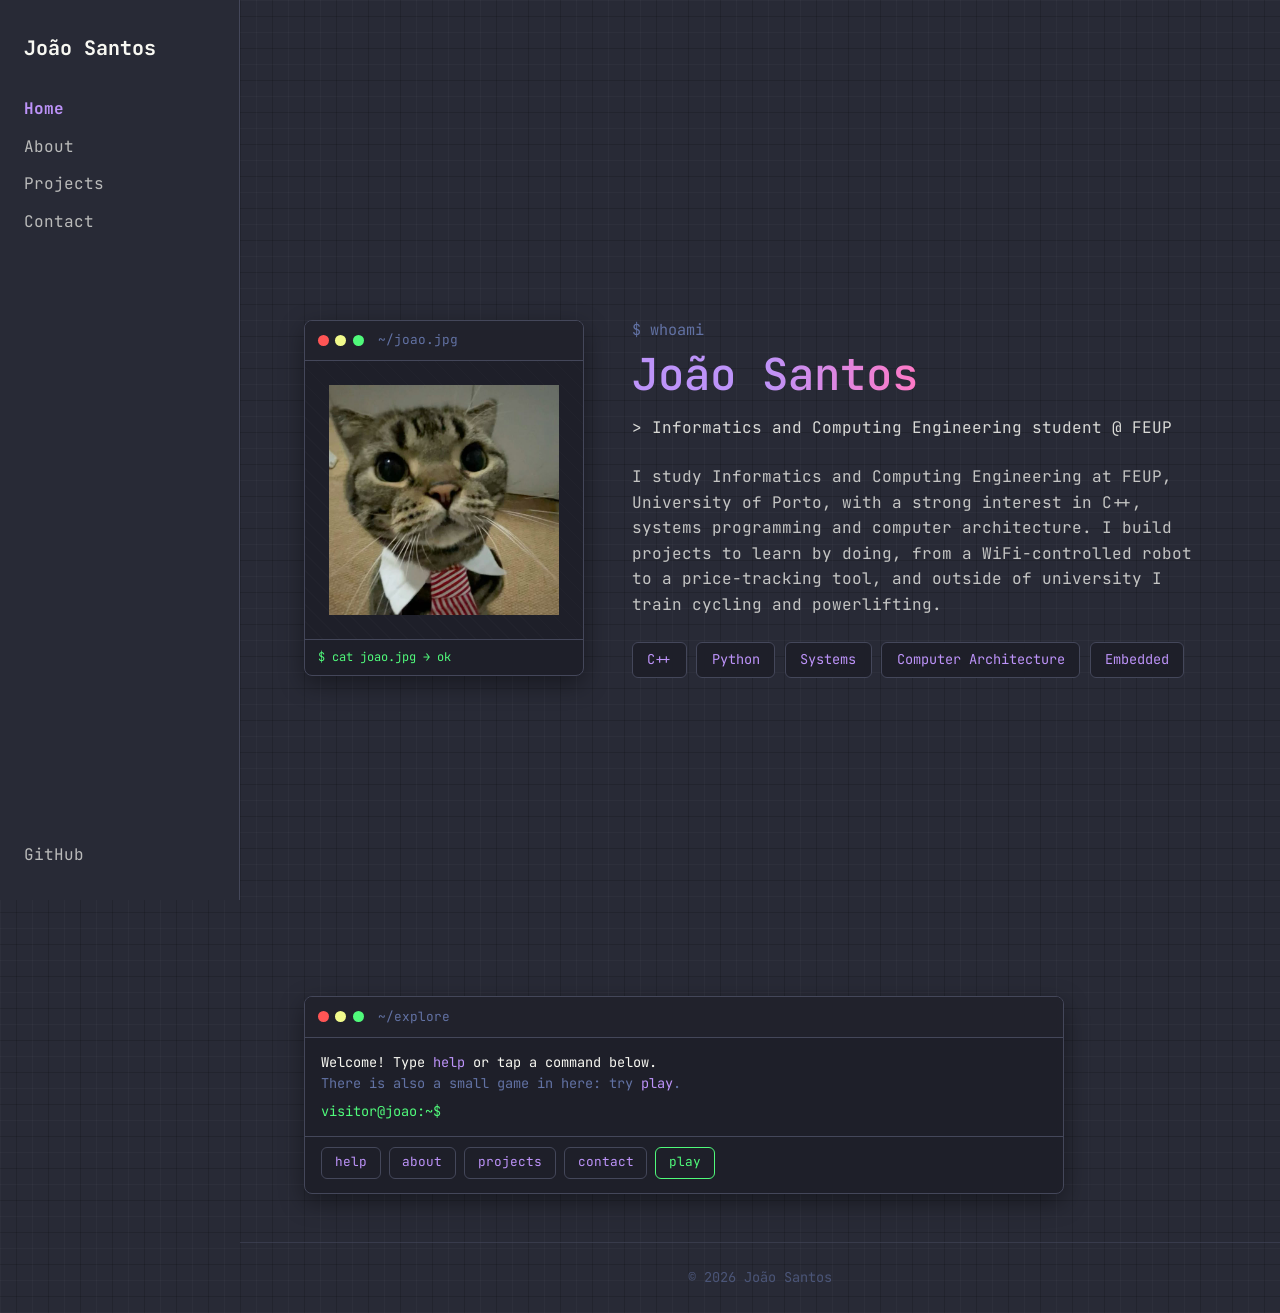
<file: index.html>
<!DOCTYPE html>
<html lang="en">
<head>
  <meta charset="UTF-8">
  <meta name="viewport" content="width=device-width, initial-scale=1.0">
  <title>João Santos — Home</title>
  <meta name="description" content="Portfolio of João Santos, Informatics and Computing Engineering student at FEUP (University of Porto), focused on C++, systems and embedded projects.">
  <link rel="icon" type="image/svg+xml" href="assets/favicon.svg">
  <link rel="icon" type="image/x-icon" href="assets/favicon.ico">
  <link rel="apple-touch-icon" href="assets/favicon-180.png">
  <link rel="stylesheet" href="css/style.css">
  <link rel="stylesheet" href="css/layout.css">
  <link rel="stylesheet" href="css/terminal.css">
</head>
<body>

  <!-- The sidebar is built by js/sidebar.js and injected here -->
  <div id="sidebar"></div>

  <main class="page">

    <section class="hero">

      <div class="hero__photo-window">
        <div class="hero__window-bar">
          <span class="hero__dot hero__dot--red"></span>
          <span class="hero__dot hero__dot--yellow"></span>
          <span class="hero__dot hero__dot--green"></span>
          <span class="hero__window-title">~/joao.jpg</span>
        </div>

        <div class="hero__photo-placeholder">
          <img src="assets/profile.jpeg" alt="Portrait of João Santos" class="hero__photo">
        </div>

        <div class="hero__window-footer">$ cat joao.jpg &rarr; ok</div>
      </div>

      <div class="hero__content">
        <p class="hero__prompt">$ whoami</p>

        <h1 class="hero__title">
          João <span class="hero__title-accent">Santos</span>
        </h1>

        <p class="hero__subtitle">
          &gt; Informatics and Computing Engineering student @ FEUP
        </p>

        <p class="hero__intro">
          I study Informatics and Computing Engineering at FEUP, University of
          Porto, with a strong interest in C++, systems programming and
          computer architecture. I build projects to learn by doing, from a
          WiFi-controlled robot to a price-tracking tool, and outside of
          university I train cycling and powerlifting.
        </p>

        <ul class="hero__tags">
          <li>C++</li>
          <li>Python</li>
          <li>Systems</li>
          <li>Computer Architecture</li>
          <li>Embedded</li>
        </ul>
      </div>

    </section>

    <!-- Interactive terminal (hidden until js/terminal.js runs) -->
    <section class="terminal" id="terminal" aria-labelledby="terminal-title" hidden>
      <h2 class="visually-hidden" id="terminal-title">Interactive terminal</h2>

      <div class="terminal__window">
        <div class="hero__window-bar">
          <span class="hero__dot hero__dot--red"></span>
          <span class="hero__dot hero__dot--yellow"></span>
          <span class="hero__dot hero__dot--green"></span>
          <span class="hero__window-title">~/explore</span>
        </div>

        <div class="terminal__body">
          <div class="terminal__output" id="terminal-output" role="log" aria-live="polite"></div>

          <div class="terminal__game" id="terminal-game" hidden>
            <canvas
              id="bike-canvas"
              class="terminal__canvas"
              width="600"
              height="150"
              role="img"
              aria-label="Bicycle game. Press space to jump and the down arrow to duck."
            ></canvas>
            <div class="terminal__game-footer">
              <span>Space / tap: jump &middot; &darr; / hold bottom: duck &middot; Esc: exit</span>
              <button type="button" class="terminal__game-exit" id="terminal-game-exit">Exit game</button>
            </div>
          </div>

          <form class="terminal__form" id="terminal-form" autocomplete="off">
            <label class="terminal__prompt" for="terminal-input">visitor@joao:~$</label>
            <input
              class="terminal__input"
              id="terminal-input"
              type="text"
              autocomplete="off"
              autocapitalize="off"
              autocorrect="off"
              spellcheck="false"
              aria-label="Type a command"
            >
          </form>
        </div>

        <div class="terminal__chips">
          <button type="button" class="terminal__chip" data-command="help">help</button>
          <button type="button" class="terminal__chip" data-command="about">about</button>
          <button type="button" class="terminal__chip" data-command="projects">projects</button>
          <button type="button" class="terminal__chip" data-command="contact">contact</button>
          <button type="button" class="terminal__chip terminal__chip--play" data-command="play">play</button>
        </div>
      </div>
    </section>

  </main>

  <!-- The footer is built by js/footer.js and injected here -->
  <div id="footer"></div>

  <script src="js/sidebar.js"></script>
  <script src="js/footer.js"></script>
  <script src="js/bike-game.js"></script>
  <script src="js/terminal.js"></script>
</body>
</html>
</file>
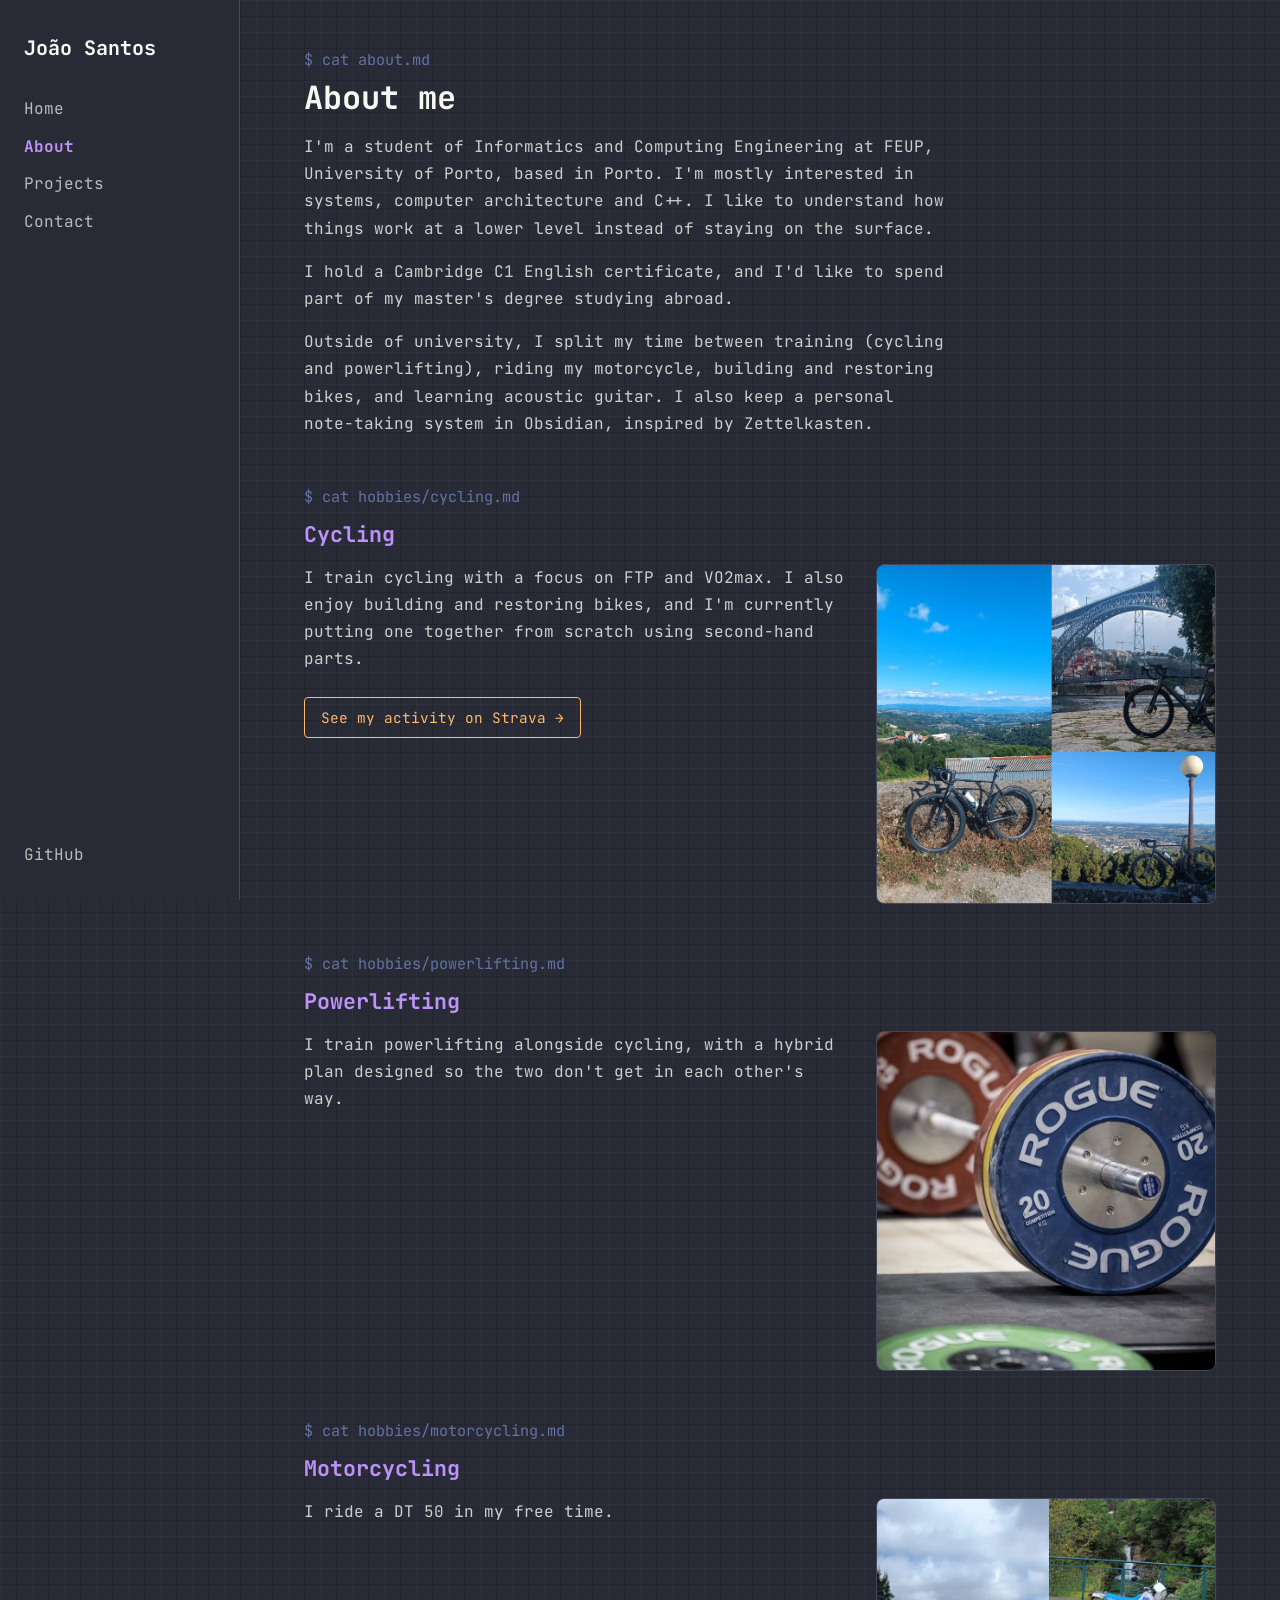
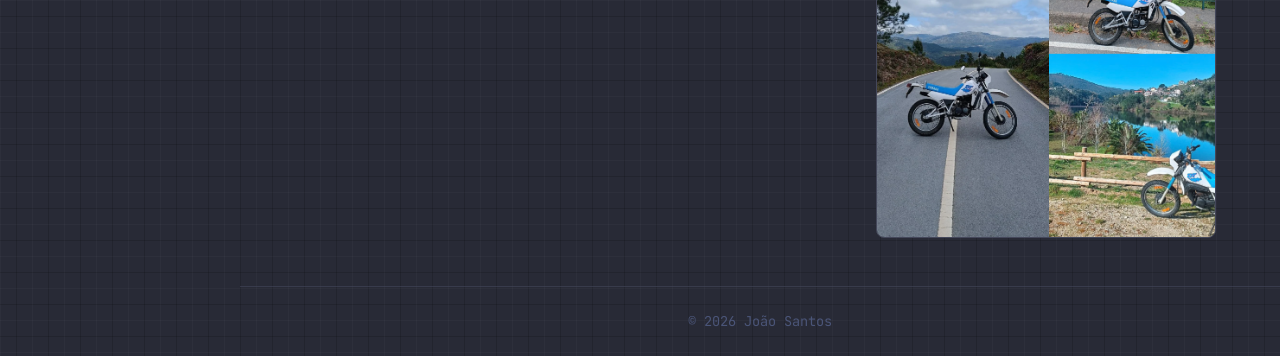
<file: about.html>
<!DOCTYPE html>
<html lang="en">
<head>
  <meta charset="UTF-8">
  <meta name="viewport" content="width=device-width, initial-scale=1.0">
  <title>João Santos — About</title>
  <meta name="description" content="About João Santos: education, interests and hobbies.">
  <link rel="icon" type="image/svg+xml" href="assets/favicon.svg">
  <link rel="icon" type="image/x-icon" href="assets/favicon.ico">
  <link rel="apple-touch-icon" href="assets/favicon-180.png">
  <link rel="stylesheet" href="css/style.css">
  <link rel="stylesheet" href="css/layout.css">
</head>
<body>

  <div id="sidebar"></div>

  <main class="page">

    <section class="about">
      <p class="cmd-prompt">$ cat about.md</p>
      <h1 class="about__title">About me</h1>
      <p class="about__text">
        I'm a student of Informatics and Computing Engineering at FEUP,
        University of Porto, based in Porto. I'm mostly interested in
        systems, computer architecture and C++. I like to understand how
        things work at a lower level instead of staying on the surface.
      </p>
      <p class="about__text">
        I hold a Cambridge C1 English certificate, and I'd like to spend part
        of my master's degree studying abroad.
      </p>
      <p class="about__text">
        Outside of university, I split my time between training (cycling and
        powerlifting), riding my motorcycle, building and restoring bikes, and
        learning acoustic guitar. I also keep a personal note-taking system in Obsidian,
        inspired by Zettelkasten.
      </p>
    </section>

    <section class="about__hobby">
      <p class="cmd-prompt">$ cat hobbies/cycling.md</p>
      <h2 class="about__subtitle">Cycling</h2>
      <div class="about__hobby-body">
        <div class="about__hobby-text">
          <p class="about__text">
            I train cycling with a focus on FTP and VO2max. I also enjoy
            building and restoring bikes, and I'm currently putting one
            together from scratch using second-hand parts.
          </p>

          <!--
            NOTE: Strava's official embeddable widget (iframe) has been broken
            since Jan 2026 and Strava hasn't fixed it, so this is a plain link
            instead of embedded data.
            For live data (e.g. monthly km, FTP chart), the proper way is the
            Strava API with OAuth — something for another time.
          -->
          <a
            href="https://www.strava.com/athletes/45406479"
            target="_blank"
            rel="noopener"
            class="about__strava-link"
          >
            See my activity on Strava →
          </a>
        </div>
        <figure class="media media--square" data-path="assets/hobbies/cycling.jpg">
          <img src="assets/hobbies/bike.png" alt="Me cycling" loading="lazy"
               onerror="this.parentElement.classList.add('media--empty'); this.remove();">
        </figure>
      </div>
    </section>

    <section class="about__hobby">
      <p class="cmd-prompt">$ cat hobbies/powerlifting.md</p>
      <h2 class="about__subtitle">Powerlifting</h2>
      <div class="about__hobby-body">
        <div class="about__hobby-text">
          <p class="about__text">
            I train powerlifting alongside cycling, with a hybrid plan
            designed so the two don't get in each other's way.
          </p>
        </div>
        <figure class="media media--square" data-path="assets/hobbies/powerlifting.jpg">
          <img src="assets/hobbies/powerlifting.jpeg" alt="Me powerlifting" loading="lazy"
               onerror="this.parentElement.classList.add('media--empty'); this.remove();">
        </figure>
      </div>
    </section>

    <section class="about__hobby">
      <p class="cmd-prompt">$ cat hobbies/motorcycling.md</p>
      <h2 class="about__subtitle">Motorcycling</h2>
      <div class="about__hobby-body">
        <div class="about__hobby-text">
          <p class="about__text">
            I ride a DT 50 in my free time.
          </p>
        </div>
        <figure class="media media--square" data-path="assets/hobbies/motorcycling.jpg">
          <img src="assets/hobbies/motinha.png" alt="My DT 50 motorcycle" loading="lazy"
               onerror="this.parentElement.classList.add('media--empty'); this.remove();">
        </figure>
      </div>
    </section>

  </main>

  <div id="footer"></div>

  <script src="js/sidebar.js"></script>
  <script src="js/footer.js"></script>
</body>
</html>
</file>
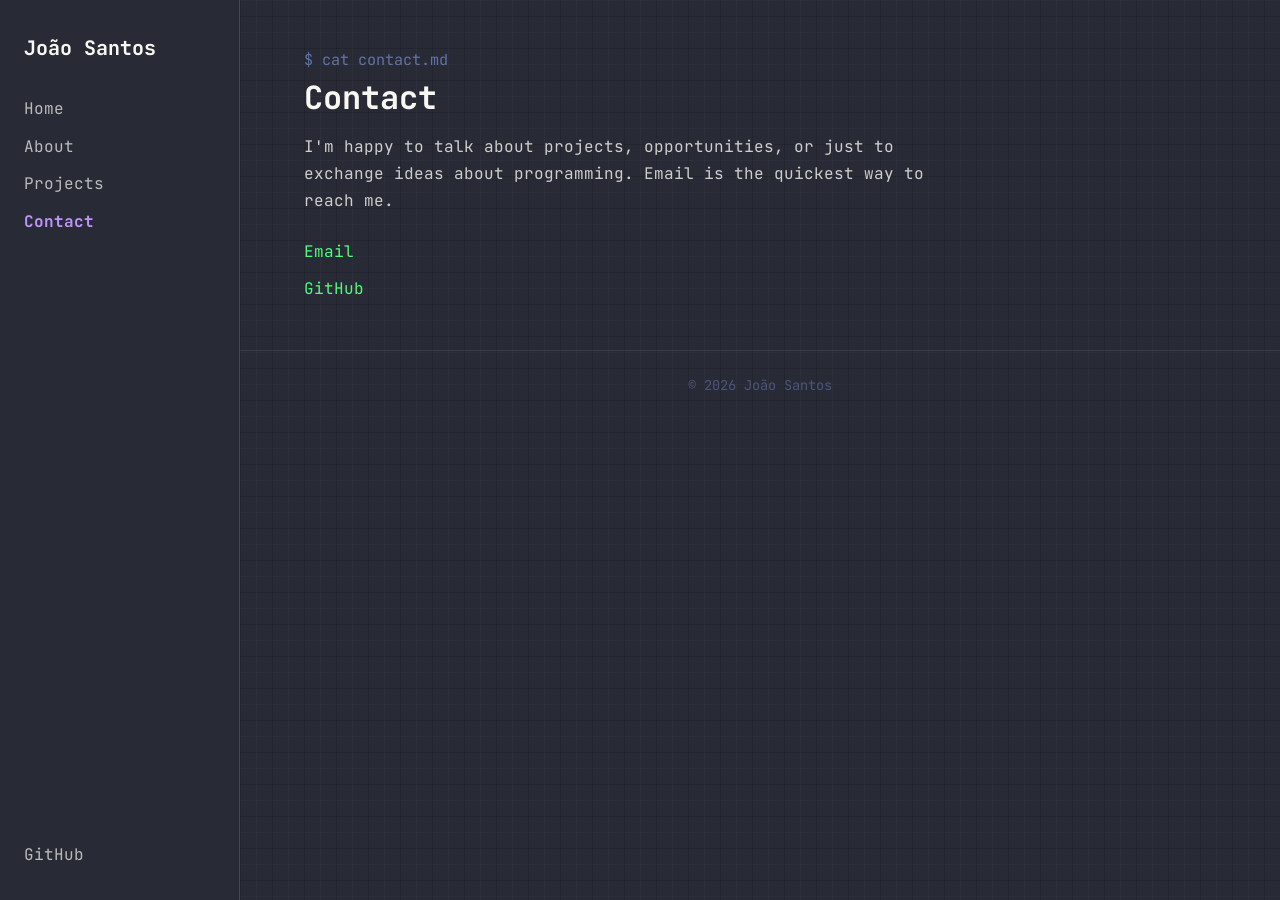
<file: contact.html>
<!DOCTYPE html>
<html lang="en">
<head>
  <meta charset="UTF-8">
  <meta name="viewport" content="width=device-width, initial-scale=1.0">
  <title>João Santos — Contact</title>
  <meta name="description" content="Get in touch with João Santos.">
  <link rel="icon" type="image/svg+xml" href="assets/favicon.svg">
  <link rel="icon" type="image/x-icon" href="assets/favicon.ico">
  <link rel="apple-touch-icon" href="assets/favicon-180.png">
  <link rel="stylesheet" href="css/style.css">
  <link rel="stylesheet" href="css/layout.css">
</head>
<body>

  <div id="sidebar"></div>

  <main class="page">

    <section class="contact">
      <p class="cmd-prompt">$ cat contact.md</p>
      <h1 class="contact__title">Contact</h1>
      <p class="contact__text">
        I'm happy to talk about projects, opportunities, or just to exchange
        ideas about programming. Email is the quickest way to reach me.
      </p>

      <ul class="contact__links">
        <!-- TODO: replace with your real email address -->
        <li><a href="mailto:your.email@example.com">Email</a></li>
        <li><a href="https://github.com/JoaoFranciscoCSantos" target="_blank" rel="noopener">GitHub</a></li>
        <!-- TODO: add your LinkedIn URL and uncomment
        <li><a href="https://www.linkedin.com/in/your-profile" target="_blank" rel="noopener">LinkedIn</a></li>
        -->
      </ul>
    </section>

  </main>

  <div id="footer"></div>

  <script src="js/sidebar.js"></script>
  <script src="js/footer.js"></script>
</body>
</html>
</file>
<file: css/style.css>
/* ===================================================
   RESET & VARIÁVEIS GLOBAIS
   =================================================== */

/* Importa a fonte JetBrains Mono do Google Fonts */
@import url('https://fonts.googleapis.com/css2?family=JetBrains+Mono:wght@400;500;600;700;800&display=swap');

/* Variáveis CSS (custom properties) — definidas uma vez, usadas em todo o ficheiro.
   Se um dia quiseres mudar a paleta toda, só precisas de mudar aqui. */
:root {
  /* Paleta Dracula */
  --bg: #282a36;
  --bg-soft: #2f3140;
  --bg-card: #353746;
  --bg-current-line: #44475a;
  --fg: #f8f8f2;
  --comment: #6272a4;
  --purple: #bd93f9;
  --pink: #ff79c6;
  --green: #50fa7b;
  --cyan: #8be9fd;
  --orange: #ffb86c;
  --red: #ff5555;

  /* Tipografia */
  --font-mono: 'JetBrains Mono', 'Courier New', monospace;

  /* Espaçamentos reutilizáveis */
  --container-width: 1100px;
  --section-padding: 6rem 0;

  /* Transições */
  --transition: 0.25s ease;
}

/* Reset básico — remove margens/paddings default dos browsers */
* {
  margin: 0;
  padding: 0;
  box-sizing: border-box;
}

html {
  scroll-behavior: smooth; /* scroll suave nativo ao clicar em links de âncora (#secção) */
}

body {
  font-family: var(--font-mono);
  color: var(--fg);
  line-height: 1.6;
  overflow-x: hidden; /* evita scroll horizontal acidental */

  /* Padrão de "blocos" tipo Minecraft, feito só com CSS (sem imagens).
     Funciona sobrepondo vários gradientes lineares pequenos que se repetem,
     criando uma grelha de quadrados com tom levemente diferente do fundo. */
  background-color: var(--bg);
  background-image:
    linear-gradient(90deg, rgba(255, 255, 255, 0.025) 1px, transparent 1px),
    linear-gradient(rgba(255, 255, 255, 0.025) 1px, transparent 1px),
    linear-gradient(90deg, rgba(0, 0, 0, 0.15) 1px, transparent 1px),
    linear-gradient(rgba(0, 0, 0, 0.15) 1px, transparent 1px);
  background-size: 32px 32px, 32px 32px, 32px 32px, 32px 32px;
  background-position: 0 0, 0 0, 16px 16px, 16px 16px;
}

a {
  text-decoration: none;
  color: inherit;
}

ul {
  list-style: none;
}

img {
  max-width: 100%;
  display: block;
}

/* Container genérico para limitar largura do conteúdo e centrar */
.container {
  width: 100%;
  max-width: var(--container-width);
  margin: 0 auto;
  padding: 0 1.5rem;
}

/* Título de secção, reutilizado em Sobre/Skills/Projetos/Contacto */
.section-title {
  font-size: 2rem;
  font-weight: 700;
  margin-bottom: 2.5rem;
  position: relative;
  display: inline-block;
  color: var(--fg);
}

/* Decoração tipo "comentário de código" antes do título, ex: // Sobre mim */
.section-title::before {
  content: '// ';
  color: var(--green);
  font-weight: 400;
}

/* ===================================================
   BOTÕES
   =================================================== */

.btn {
  display: inline-block;
  padding: 0.8rem 1.8rem;
  border-radius: 6px;
  font-weight: 600;
  font-size: 0.95rem;
  border: 2px solid transparent;
  transition: var(--transition);
  cursor: pointer;
}

.btn--primary {
  background-color: var(--purple);
  color: var(--bg);
}

.btn--primary:hover {
  background-color: var(--pink);
  transform: translateY(-2px);
}

.btn--secondary {
  background-color: transparent;
  border-color: var(--purple);
  color: var(--purple);
}

.btn--secondary:hover {
  background-color: var(--purple);
  color: var(--bg);
  transform: translateY(-2px);
}

/* ===================================================
   NAVBAR
   =================================================== */

.navbar {
  position: static; /* deixa de ser fixa/flutuante — fica no fluxo normal da página */
  width: 100%;
  background-color: var(--bg-card);
  border-bottom: 2px solid var(--bg-current-line);
}

.navbar__inner {
  display: flex;
  align-items: center;
  justify-content: space-between;
  height: 70px;
}

.navbar__logo {
  font-size: 1.4rem;
  font-weight: 800;
  color: var(--green);
}

.navbar__nav {
  display: flex;
  gap: 2rem;
}

.navbar__nav a {
  font-size: 0.95rem;
  font-weight: 500;
  color: var(--fg);
  position: relative;
  transition: var(--transition);
}

.navbar__nav a:hover {
  color: var(--purple);
}

/* Sublinhado animado ao passar o rato */
.navbar__nav a::after {
  content: '';
  position: absolute;
  left: 0;
  bottom: -6px;
  width: 0%;
  height: 2px;
  background-color: var(--pink);
  transition: width var(--transition);
}

.navbar__nav a:hover::after {
  width: 100%;
}

/* Botão hamburger removido — navbar agora é sempre visível, sem menu deslizante */

/* ===================================================
   HERO
   =================================================== */

.hero {
  min-height: 100vh;
  display: flex;
  align-items: center;
  padding-top: 0;
}

.hero__inner {
  display: flex;
  align-items: center;
  justify-content: space-between;
  gap: 3rem;
  flex-wrap: wrap;
}

.hero__text {
  flex: 1 1 450px;
}

.hero__greeting {
  color: var(--green);
  font-size: 1.1rem;
  margin-bottom: 0.5rem;
}

.hero__greeting::before {
  content: '$ ';
  color: var(--comment);
}

.hero__name {
  font-size: 3.2rem;
  font-weight: 800;
  color: var(--fg);
  margin-bottom: 0.5rem;
}

.hero__title {
  font-size: 1.3rem;
  font-weight: 500;
  color: var(--purple);
  margin-bottom: 1.2rem;
}

.hero__description {
  color: var(--comment);
  font-size: 1.05rem;
  max-width: 500px;
  margin-bottom: 2rem;
}

.hero__actions {
  display: flex;
  gap: 1rem;
  flex-wrap: wrap;
}

.hero__image {
  flex: 1 1 280px;
  display: flex;
  justify-content: center;
}

.hero__image img {
  width: 280px;
  height: 280px;
  object-fit: cover;
  border-radius: 50%;
  border: 4px solid var(--purple);
  box-shadow: 0 0 40px rgba(189, 147, 249, 0.3); /* brilho roxo subtil */
}

/* ===================================================
   SOBRE
   =================================================== */

.sobre {
  padding: var(--section-padding);
  background-color: var(--bg-soft);
}

.sobre__content {
  max-width: 750px;
}

.sobre__content p {
  color: var(--comment);
  margin-bottom: 1.2rem;
  font-size: 1.05rem;
}

/* ===================================================
   SKILLS
   =================================================== */

.skills {
  padding: var(--section-padding);
}

.skills__grid {
  display: grid;
  grid-template-columns: repeat(auto-fit, minmax(150px, 1fr));
  gap: 1.5rem;
}

.skill-card {
  background-color: var(--bg-card);
  border: 1px solid var(--bg-current-line);
  border-radius: 8px;
  padding: 1.8rem 1rem;
  text-align: center;
  transition: var(--transition);
}

.skill-card:hover {
  transform: translateY(-5px);
  border-color: var(--purple);
}

.skill-card__icon {
  font-size: 2.2rem;
  display: block;
  margin-bottom: 0.8rem;
}

.skill-card h3 {
  font-size: 1rem;
  font-weight: 600;
  color: var(--fg);
}

/* ===================================================
   PROJETOS
   =================================================== */

.projetos {
  padding: var(--section-padding);
  background-color: var(--bg-soft);
}

.projetos__grid {
  display: grid;
  grid-template-columns: repeat(auto-fit, minmax(300px, 1fr));
  gap: 2rem;
}

.project-card {
  background-color: var(--bg-card);
  border: 1px solid var(--bg-current-line);
  border-radius: 10px;
  padding: 2rem;
  transition: var(--transition);
}

.project-card:hover {
  border-color: var(--cyan);
  transform: translateY(-5px);
}

.project-card h3 {
  color: var(--fg);
  font-size: 1.3rem;
  margin-bottom: 0.8rem;
}

.project-card p {
  color: var(--comment);
  margin-bottom: 1.2rem;
  font-size: 0.95rem;
}

.project-card__tags {
  display: flex;
  gap: 0.6rem;
  flex-wrap: wrap;
  margin-bottom: 1.2rem;
}

.tag {
  background-color: var(--bg-current-line);
  color: var(--cyan);
  font-size: 0.75rem;
  font-weight: 600;
  padding: 0.3rem 0.7rem;
  border-radius: 20px;
}

.project-card__link {
  color: var(--purple);
  font-weight: 600;
  font-size: 0.9rem;
  transition: var(--transition);
}

.project-card__link:hover {
  color: var(--pink);
}

.project-card--placeholder {
  display: flex;
  align-items: center;
  justify-content: center;
  text-align: center;
  border-style: dashed;
  opacity: 0.6;
}

/* ===================================================
   CONTACTO
   =================================================== */

.contacto {
  padding: var(--section-padding);
  text-align: center;
}

.contacto__text {
  color: var(--comment);
  max-width: 500px;
  margin: 0 auto 2rem;
}

.contacto__links {
  display: flex;
  justify-content: center;
  gap: 1rem;
  flex-wrap: wrap;
}

/* ===================================================
   FOOTER
   =================================================== */

.footer {
  padding: 2rem 0;
  text-align: center;
  border-top: 1px solid var(--bg-current-line);
}

.footer p {
  color: var(--comment);
  font-size: 0.85rem;
}

/* ===================================================
   RESPONSIVE — MOBILE
   =================================================== */

@media (max-width: 768px) {
  .navbar__inner {
    flex-direction: column;
    height: auto;
    padding: 1rem 0;
    gap: 0.8rem;
  }

  .navbar__nav {
    gap: 1rem;
    flex-wrap: wrap;
    justify-content: center;
  }

  .navbar__nav a {
    font-size: 0.85rem;
  }

  .hero__inner {
    flex-direction: column-reverse;
    text-align: center;
  }

  .hero__description {
    margin-left: auto;
    margin-right: auto;
  }

  .hero__actions {
    justify-content: center;
  }

  .hero__name {
    font-size: 2.4rem;
  }
}
</file>
<file: css/layout.css>
/* css/layout.css
 *
 * Sidebar layout + general page structure.
 * COLOURS and FONTS (Dracula, JetBrains Mono) live in style.css —
 * this file only handles structure and positioning.
 */

:root {
  --sidebar-width: 240px;
}

body {
  display: flex;
  flex-wrap: wrap; /* lets the footer sit on its own row below the page */
  align-content: flex-start;
  min-height: 100vh;
  margin: 0;
}

/* The injected footer container takes the full width, below <main> */
#footer {
  flex: 0 0 100%;
}

/* ===== Sidebar ===== */

.sidebar {
  position: fixed;
  top: 0;
  left: 0;
  height: 100vh;
  width: var(--sidebar-width);
  padding: 2rem 1.5rem;
  box-sizing: border-box;

  display: flex;
  flex-direction: column;
  gap: 2rem;

  background-color: var(--bg, #282a36);
  border-right: 1px solid var(--border, #44475a);
}

.sidebar__name {
  font-size: 1.25rem;
  font-weight: bold;
  text-decoration: none;
  color: var(--fg, #f8f8f2);
}

.sidebar__links {
  list-style: none;
  margin: 0;
  padding: 0;
  display: flex;
  flex-direction: column;
  gap: 0.75rem;
}

.sidebar__links a {
  text-decoration: none;
  color: var(--fg, #f8f8f2);
  opacity: 0.7;
  transition: opacity 0.2s;
}

.sidebar__links a:hover {
  opacity: 1;
}

/* Class applied via JS to the current page's link */
.sidebar__links--active {
  opacity: 1 !important;
  color: var(--purple, #bd93f9) !important;
  font-weight: bold;
}

.sidebar__socials {
  margin-top: auto; /* pushes it to the bottom of the sidebar */
  display: flex;
  gap: 1rem;
}

.sidebar__socials a {
  color: var(--fg, #f8f8f2);
  text-decoration: none;
  opacity: 0.7;
}

.sidebar__socials a:hover {
  opacity: 1;
}

/* ===== Main content ===== */

.page {
  margin-left: var(--sidebar-width);
  padding: 3rem 4rem;
  flex: 1;
  max-width: 1100px;
}

/* ===== Hero ===== */

.hero {
  display: flex;
  gap: 3rem;
  align-items: center;
  flex-wrap: wrap;
}

/* --- "Terminal" window with the photo --- */

.hero__photo-window {
  flex: 0 0 280px;
  width: 280px;
  border-radius: 8px;
  overflow: hidden;
  background-color: var(--bg-alt, #1e1f29);
  border: 1px solid var(--border, #44475a);
  box-shadow: 0 8px 24px rgba(0, 0, 0, 0.4);
}

.hero__window-bar {
  display: flex;
  align-items: center;
  gap: 0.4rem;
  padding: 0.6rem 0.8rem;
  background-color: var(--bg-alt-2, #21222c);
  border-bottom: 1px solid var(--border, #44475a);
}

.hero__dot {
  width: 11px;
  height: 11px;
  border-radius: 50%;
  display: inline-block;
}

.hero__dot--red {
  background-color: var(--red, #ff5555);
}

.hero__dot--yellow {
  background-color: var(--yellow, #f1fa8c);
}

.hero__dot--green {
  background-color: var(--green, #50fa7b);
}

.hero__window-title {
  margin-left: 0.5rem;
  font-size: 0.8rem;
  color: var(--comment, #6272a4);
}

.hero__photo-placeholder {
  width: 100%;
  aspect-ratio: 1 / 1;
  display: flex;
  align-items: center;
  justify-content: center;
  text-align: center;
  padding: 1.5rem;
  box-sizing: border-box;
  background-image: repeating-linear-gradient(
    45deg,
    var(--bg-alt-2, #21222c) 0,
    var(--bg-alt-2, #21222c) 1px,
    transparent 1px,
    transparent 12px
  );
}

.hero__photo-placeholder p {
  margin: 0;
  font-size: 0.8rem;
  color: var(--comment, #6272a4);
  line-height: 1.5;
}

/* Makes the photo fill the window */
.hero__photo {
  width: 100%;
  aspect-ratio: 1 / 1;
  object-fit: cover;
  display: block;
}

.hero__window-footer {
  padding: 0.5rem 0.8rem;
  font-size: 0.75rem;
  color: var(--green, #50fa7b);
  border-top: 1px solid var(--border, #44475a);
}

/* --- Hero text --- */

.hero__content {
  flex: 1 1 400px;
  min-width: 280px;
}

.hero__prompt,
.cmd-prompt {
  margin: 0 0 0.5rem;
  color: var(--comment, #6272a4);
  font-size: 0.95rem;
}

.cmd-prompt {
  margin-top: 2.5rem;
}

.cmd-prompt:first-child {
  margin-top: 0;
}

.hero__title {
  margin: 0 0 1rem;
  font-size: 2.75rem;
  line-height: 1.1;
}

.hero__title-accent {
  background: linear-gradient(90deg, var(--purple, #bd93f9), var(--pink, #ff79c6));
  -webkit-background-clip: text;
  background-clip: text;
  color: transparent;
}

.hero__subtitle {
  color: var(--fg, #f8f8f2);
  opacity: 0.85;
  margin: 0 0 1.5rem;
}

.hero__intro {
  color: var(--fg, #f8f8f2);
  opacity: 0.75;
  line-height: 1.6;
  max-width: 560px;
  margin: 0 0 1.5rem;
}

.hero__tags {
  list-style: none;
  display: flex;
  flex-wrap: wrap;
  gap: 0.6rem;
  margin: 0;
  padding: 0;
}

.hero__tags li {
  padding: 0.4rem 0.9rem;
  border: 1px solid var(--border, #44475a);
  border-radius: 6px;
  font-size: 0.85rem;
  color: var(--purple, #bd93f9);
  background-color: var(--bg-alt, #1e1f29);
}

/* --- Responsive: stack on small screens --- */

@media (max-width: 700px) {
  .hero {
    flex-direction: column;
    align-items: stretch;
  }

  .hero__photo-window {
    width: 100%;
    flex: none;
  }

  .hero__title {
    font-size: 2.1rem;
  }
}

/* ===== Strava link (replaces the broken iframe) ===== */

.about__strava-link {
  display: inline-block;
  margin-top: 0.5rem;
  padding: 0.5rem 1rem;
  border: 1px solid var(--orange, #fc5200);
  border-radius: 4px;
  color: var(--orange, #fc5200);
  text-decoration: none;
  font-size: 0.9rem;
  transition: background-color 0.2s, color 0.2s;
}

.about__strava-link:hover {
  background-color: var(--orange, #fc5200);
  color: var(--bg, #282a36);
}

/* ===== About, Projects and Contact pages ===== */

.about__title,
.projects__title,
.contact__title {
  margin: 0 0 1rem;
  font-size: 2rem;
  line-height: 1.15;
  color: var(--fg, #f8f8f2);
}

.about__subtitle {
  margin: 0 0 0.75rem;
  font-size: 1.35rem;
  color: var(--purple, #bd93f9);
}

.about__text,
.contact__text,
.projects__card-desc {
  max-width: 640px;
  margin: 0 0 1rem;
  line-height: 1.7;
  opacity: 0.8;
}

/* --- Project cards --- */

.projects__card {
  margin-top: 1.5rem;
  padding: 1.5rem;
  background-color: var(--bg-card, #353746);
  border: 1px solid var(--border, #44475a);
  border-radius: 8px;
}

.projects__card-title {
  margin: 0 0 0.5rem;
  font-size: 1.35rem;
  color: var(--purple, #bd93f9);
}

.projects__card-status {
  display: inline-block;
  margin-bottom: 0.75rem;
  padding: 0.1rem 0.6rem;
  border: 1px solid var(--orange, #ffb86c);
  border-radius: 999px;
  font-size: 0.75rem;
  color: var(--orange, #ffb86c);
}

.projects__card-stack {
  display: flex;
  flex-wrap: wrap;
  gap: 0.5rem;
  margin: 0 0 1rem;
  padding: 0;
  list-style: none;
}

.projects__card-stack li {
  padding: 0.25rem 0.7rem;
  border: 1px solid var(--border, #44475a);
  border-radius: 6px;
  font-size: 0.8rem;
  color: var(--cyan, #8be9fd);
  background-color: var(--bg-alt, #1e1f29);
}

.projects__card-links a,
.contact__links a {
  color: var(--green, #50fa7b);
  border-bottom: 1px solid transparent;
  transition: border-color 0.2s;
}

.projects__card-links a:hover,
.projects__card-links a:focus-visible,
.contact__links a:hover,
.contact__links a:focus-visible {
  border-bottom-color: var(--green, #50fa7b);
}

/* --- Contact --- */

.contact__links {
  display: flex;
  flex-direction: column;
  gap: 0.75rem;
  margin: 1.5rem 0 0;
  padding: 0;
  list-style: none;
}

/* ===== Photo slots (projects and hobbies) =====
 * Each <figure class="media"> shows its image. If the file doesn't exist yet,
 * the "media--empty" class is added by the onerror handler and a dashed
 * placeholder with the expected file path is shown instead.
 */

.media {
  margin: 0 0 1rem;
  max-width: 640px;
  aspect-ratio: 16 / 9;
  border: 1px solid var(--border, #44475a);
  border-radius: 8px;
  overflow: hidden;
  background-color: var(--bg-alt, #1e1f29);
}

.media img {
  width: 100%;
  height: 100%;
  object-fit: cover;
  display: block;
}

.media--empty {
  display: flex;
  align-items: center;
  justify-content: center;
  padding: 1rem;
  text-align: center;
  border-style: dashed;
}

.media--empty::after {
  content: attr(data-path);
  font-size: 0.8rem;
  color: var(--comment, #6272a4);
}

/* --- Hobby sections: text on the left, square photo on the right --- */

.about__hobby {
  margin-top: 3rem;
}

.about__hobby-body {
  display: flex;
  align-items: flex-start;
  gap: 2rem;
}

.about__hobby-text {
  flex: 1 1 0;
  min-width: 0;
}

.media--square {
  flex: 0 0 340px;
  width: 340px;
  max-width: none;
  aspect-ratio: 1 / 1;
  margin: 0;
}

@media (max-width: 700px) {
  .about__hobby-body {
    flex-direction: column;
  }

  .media--square {
    flex: none;
    width: 100%;
    max-width: 360px;
  }
}

/* ===== Footer ===== */

.footer {
  margin-left: var(--sidebar-width);
  padding: 1.5rem 4rem;
  opacity: 0.6;
  font-size: 0.85rem;
}

/* ===== Responsive: sidebar moves to the top on small screens ===== */

@media (max-width: 768px) {
  body {
    flex-direction: column;
  }

  .sidebar {
    position: relative;
    width: 100%;
    height: auto;
    flex-direction: row;
    flex-wrap: wrap;
    align-items: center;
  }

  .sidebar__links {
    flex-direction: row;
    flex-wrap: wrap;
  }

  .sidebar__socials {
    margin-top: 0;
    margin-left: auto;
  }

  .page,
  .footer {
    margin-left: 0;
  }
}
@media (max-width: 768px) {
  .page {
    padding: 2rem 1.5rem;
  }

  .footer {
    padding: 1.5rem;
  }
}
</file>
<file: css/terminal.css>
/* css/terminal.css
 *
 * Styles for the interactive terminal and the bicycle game on the home page.
 * Colours come from the Dracula variables defined in style.css.
 */

.terminal {
  margin-top: 3rem;
  max-width: 760px;
}

.terminal__window {
  border: 1px solid var(--border, #44475a);
  border-radius: 8px;
  overflow: hidden;
  background-color: var(--bg-alt, #1e1f29);
  box-shadow: 0 8px 24px rgba(0, 0, 0, 0.4);
}

.terminal__body {
  padding: 0.9rem 1rem 0.6rem;
  font-size: 0.85rem;
}

.terminal__output {
  max-height: 17rem;
  overflow-y: auto;
  overscroll-behavior: contain;
}

.terminal__line {
  min-height: 1.55em;
  line-height: 1.55;
  white-space: pre-wrap;
  overflow-wrap: anywhere;
  color: var(--fg, #f8f8f2);
}

.terminal__prompt-echo,
.terminal__prompt {
  color: var(--green, #50fa7b);
}

.terminal__dim {
  color: var(--comment, #6272a4);
}

.terminal__ok {
  color: var(--green, #50fa7b);
}

.terminal__err {
  color: var(--red, #ff5555);
}

.terminal__cmd {
  color: var(--purple, #bd93f9);
}

.terminal__link {
  color: var(--cyan, #8be9fd);
  border-bottom: 1px solid transparent;
}

.terminal__link:hover,
.terminal__link:focus-visible {
  border-bottom-color: var(--cyan, #8be9fd);
}

/* ----- input line ----- */

.terminal__form {
  display: flex;
  align-items: center;
  gap: 0.5rem;
  margin-top: 0.25rem;
}

.terminal__prompt {
  flex: none;
}

.terminal__input {
  flex: 1;
  min-width: 0;
  padding: 0.2rem 0;
  border: 0;
  outline: 0;
  background: transparent;
  color: var(--fg, #f8f8f2);
  font: inherit;
  caret-color: var(--green, #50fa7b);
}

.terminal__input:disabled {
  opacity: 0.4;
}

/* ----- game ----- */

.terminal__game {
  margin: 0.75rem 0;
}

.terminal__game[hidden] {
  display: none;
}

.terminal__canvas {
  display: block;
  width: 100%;
  height: auto;
  aspect-ratio: 4 / 1;
  border: 1px solid var(--border, #44475a);
  border-radius: 4px;
  background-color: var(--bg-alt, #1e1f29);
  touch-action: none;
  user-select: none;
  -webkit-user-select: none;
  cursor: pointer;
}

.terminal__game-footer {
  display: flex;
  flex-wrap: wrap;
  align-items: center;
  justify-content: space-between;
  gap: 0.5rem;
  margin-top: 0.5rem;
  font-size: 0.75rem;
  color: var(--comment, #6272a4);
}

/* ----- command buttons ----- */

.terminal__chips {
  display: flex;
  flex-wrap: wrap;
  gap: 0.5rem;
  padding: 0.6rem 1rem 0.9rem;
  border-top: 1px solid var(--border, #44475a);
}

.terminal__chip,
.terminal__game-exit {
  padding: 0.3rem 0.8rem;
  border: 1px solid var(--border, #44475a);
  border-radius: 6px;
  background-color: transparent;
  color: var(--purple, #bd93f9);
  font: inherit;
  font-size: 0.8rem;
  cursor: pointer;
  transition: background-color 0.2s, border-color 0.2s;
}

.terminal__chip:hover,
.terminal__game-exit:hover {
  background-color: var(--bg-current-line, #44475a);
}

.terminal__chip:focus-visible,
.terminal__game-exit:focus-visible,
.terminal__input:focus-visible {
  outline: 2px solid var(--purple, #bd93f9);
  outline-offset: 2px;
}

.terminal__chip--play {
  border-color: var(--green, #50fa7b);
  color: var(--green, #50fa7b);
}

.visually-hidden {
  position: absolute;
  width: 1px;
  height: 1px;
  margin: -1px;
  padding: 0;
  overflow: hidden;
  clip: rect(0, 0, 0, 0);
  white-space: nowrap;
  border: 0;
}
</file>
